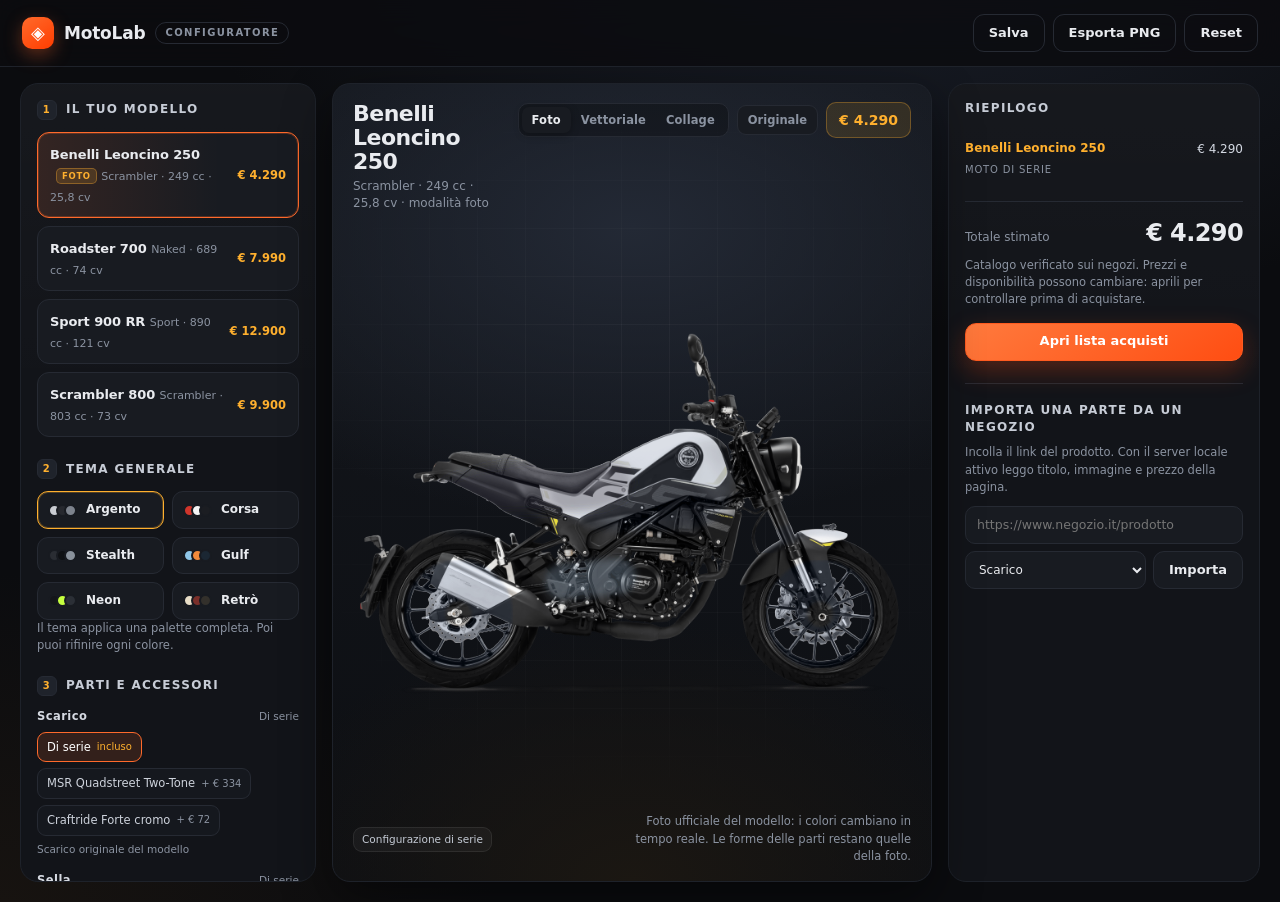
<file: index.html>
<!doctype html>
<html lang="it">
<head>
  <meta charset="utf-8">
  <meta name="viewport" content="width=device-width, initial-scale=1">
  <title>MotoLab — Configuratore moto</title>
  <meta name="description" content="Configura la tua moto: scegli modello, tema, scarico, sella, cerchi e accessori, e vedi il risultato in tempo reale.">
  <link rel="stylesheet" href="styles.css">
</head>
<body>

  <header class="topbar">
    <div class="brand">
      <span class="logo" aria-hidden="true">◈</span>
      <span class="brand-name">MotoLab</span>
      <span class="tag">configuratore</span>
    </div>
    <div class="topbar-actions">
      <button id="btn-save" class="btn ghost" type="button">Salva</button>
      <button id="btn-png" class="btn ghost" type="button">Esporta PNG</button>
      <button id="btn-reset" class="btn ghost danger" type="button">Reset</button>
    </div>
  </header>

  <main class="layout">

    <!-- ============ CONTROLLI ============ -->
    <aside class="panel controls" aria-label="Personalizzazione">
      <section class="block">
        <h2><span class="num">1</span> Il tuo modello</h2>
        <div id="model-list" class="model-list"></div>
      </section>

      <section class="block">
        <h2><span class="num">2</span> Tema generale</h2>
        <div id="theme-list" class="theme-list"></div>
        <p class="small muted">Il tema applica una palette completa. Poi puoi rifinire ogni colore.</p>
      </section>

      <section class="block">
        <h2><span class="num">3</span> Parti e accessori</h2>
        <div id="part-groups"></div>
      </section>

      <section class="block">
        <h2><span class="num">4</span> Colori su misura</h2>
        <div id="color-list" class="color-list"></div>
      </section>

      <section class="block photo-block" id="photo-block" hidden>
        <h2><span class="num">5</span> Modalità foto</h2>
        <p class="small muted" id="photo-credit">Render studio ufficiale Benelli.</p>
        <div class="photo-actions">
          <label class="btn tiny file-btn" for="photo-file">Carica una tua foto</label>
          <input id="photo-file" type="file" accept="image/*" hidden>
          <button id="photo-reset-src" class="btn tiny" type="button" hidden>Usa foto ufficiale</button>
        </div>
        <label class="check-row">
          <input type="checkbox" id="calib-show">
          <span>Mostra le aree colorate</span>
        </label>
        <details class="calib">
          <summary>Calibra le aree sulla foto</summary>
          <p class="small muted">Sposta, scala e ruota ogni area finché non combacia con la moto. Utile soprattutto con una foto tua.</p>
          <label class="calib-field full">Area
            <select id="calib-zone"></select>
          </label>
          <div class="calib-grid">
            <label class="calib-field">X <output id="calib-x-val">0 px</output>
              <input id="calib-x" type="range" min="-140" max="140" step="1" value="0">
            </label>
            <label class="calib-field">Y <output id="calib-y-val">0 px</output>
              <input id="calib-y" type="range" min="-140" max="140" step="1" value="0">
            </label>
            <label class="calib-field">Scala <output id="calib-scale-val">× 1.00</output>
              <input id="calib-scale" type="range" min="0.5" max="1.7" step="0.01" value="1">
            </label>
            <label class="calib-field">Rotazione <output id="calib-rot-val">0.0°</output>
              <input id="calib-rot" type="range" min="-25" max="25" step="0.5" value="0">
            </label>
            <label class="calib-field">Sfocatura <output id="calib-feather-val">4.0 px</output>
              <input id="calib-feather" type="range" min="0" max="16" step="0.5" value="4">
            </label>
            <label class="calib-field">Intensità <output id="calib-opacity-val">92%</output>
              <input id="calib-opacity" type="range" min="0.3" max="1" step="0.01" value="0.92">
            </label>
          </div>
          <div class="calib-actions">
            <button id="calib-reset" class="btn tiny" type="button">Ripristina area</button>
            <button id="calib-reset-all" class="btn tiny" type="button">Ripristina tutto</button>
          </div>
        </details>
        <p class="small muted photo-note">In modalità foto cambiano i colori di serbatoio, codino, sella, cerchi, parafango e scarico. Forme delle parti, telaio, cupolino e livrea restano indicativi.</p>
      </section>

      <section class="block collage-block" id="collage-block" hidden>
        <h2><span class="num">5</span> Banco collage</h2>
        <p class="small muted">Scegli una parte dal catalogo: la foto del negozio viene scontornata e appoggiata sulla moto con etichetta di carta e nastro. Trascina i ritagli per spostarli.</p>
        <label class="check-row">
          <input type="checkbox" id="collage-show-lines" checked>
          <span>Mostra le linee guida</span>
        </label>
        <div class="collage-selected" id="collage-selected" hidden>
          <p class="small">Ritaglio selezionato: <b id="collage-selected-name">—</b></p>
          <label class="calib-field">Dimensione <output id="clip-scale-val">× 1.00</output>
            <input id="clip-scale" type="range" min="0.4" max="1.8" step="0.05" value="1">
          </label>
          <label class="calib-field">Rotazione <output id="clip-rot-val">0°</output>
            <input id="clip-rot" type="range" min="-25" max="25" step="1" value="0">
          </label>
        </div>
        <div class="collage-actions">
          <button id="collage-reset" class="btn tiny" type="button">Ripristina ritagli</button>
        </div>
        <p class="small muted photo-note">Il collage è un moodboard, non una simulazione di montaggio: forme, proporzioni e compatibilità vanno verificate sul prodotto reale.</p>
      </section>
    </aside>

    <!-- ============ ANTEPRIMA ============ -->
    <section class="stage-wrap" aria-label="Anteprima">
      <div class="stage" id="stage">
        <div class="stage-head">
          <div>
            <h1 id="stage-title">Roadster 700</h1>
            <p id="stage-sub" class="muted">Naked · 689 cc</p>
          </div>
          <div class="stage-tools">
            <div class="view-toggle" id="view-toggle" role="group" aria-label="Tipo di anteprima">
              <button type="button" data-view="photo" id="view-photo" class="active">Foto</button>
              <button type="button" data-view="vector" id="view-vector">Vettoriale</button>
              <button type="button" data-view="collage" id="view-collage">Collage</button>
            </div>
            <button id="btn-compare" class="btn tiny" type="button" title="Mostra la moto di serie">Originale</button>
            <div class="badge" id="stage-price">€ 4.290</div>
          </div>
        </div>

        <div class="bike" id="bike"></div>

        <div class="stage-foot">
          <div class="chips" id="active-chips"></div>
          <p id="stage-hint" class="muted small">Seleziona le parti a sinistra: l'anteprima si aggiorna in tempo reale.</p>
        </div>
      </div>
    </section>

    <!-- ============ RIEPILOGO ============ -->
    <aside class="panel summary" aria-label="Riepilogo">
      <h2>Riepilogo</h2>
      <div id="cart"></div>

      <div class="total-row">
        <span>Totale stimato</span>
        <strong id="total">€ 7.990</strong>
      </div>
      <p class="small muted">Catalogo verificato sui negozi. Prezzi e disponibilità possono cambiare: aprili per controllare prima di acquistare.</p>
      <button id="btn-links" class="btn primary wide" type="button">Apri lista acquisti</button>

      <section class="block import">
        <h2>Importa una parte da un negozio</h2>
        <p class="small muted">Incolla il link del prodotto. Con il server locale attivo leggo titolo, immagine e prezzo della pagina.</p>
        <form id="import-form" autocomplete="off">
          <input id="import-url" type="url" placeholder="https://www.negozio.it/prodotto" required>
          <div class="import-row">
            <select id="import-cat" aria-label="Categoria della parte"></select>
            <button class="btn" type="submit">Importa</button>
          </div>
        </form>
        <div id="import-result"></div>
      </section>
    </aside>
  </main>

  <div id="toast" class="toast" role="status" aria-live="polite"></div>

  <script src="app.js"></script>
</body>
</html>
</file>
<file: styles.css>
/* ============================================================
   MotoLab — stile
   ============================================================ */

:root {
  --bg: #0b0c0f;
  --bg-2: #101217;
  --panel: #121419;
  --panel-2: #181b21;
  --line: #262a33;
  --line-soft: #1e222a;
  --text: #e9ebef;
  --muted: #8b93a1;
  --accent: #ff6a2b;
  --accent-2: #ffb02e;
  --ok: #4ade80;
  --danger: #ef4444;
  --radius: 18px;
  --shadow: 0 18px 50px rgba(0, 0, 0, .45);
}

* { box-sizing: border-box; }

html, body {
  margin: 0;
  min-height: 100%;
}

body {
  background:
    radial-gradient(1200px 700px at 70% -10%, #1a1f2a 0%, transparent 60%),
    radial-gradient(900px 600px at 0% 100%, #171310 0%, transparent 55%),
    var(--bg);
  color: var(--text);
  font-family: "Inter", "Segoe UI", system-ui, -apple-system, sans-serif;
  font-size: 14px;
  line-height: 1.45;
  -webkit-font-smoothing: antialiased;
}

h1, h2, h3, p { margin: 0; }

button, input, select { font: inherit; color: inherit; }

::selection { background: rgba(255, 106, 43, .35); }

/* ---------- Top bar ---------- */

.topbar {
  position: sticky;
  top: 0;
  z-index: 40;
  display: flex;
  align-items: center;
  justify-content: space-between;
  gap: 16px;
  padding: 14px 22px;
  background: rgba(11, 12, 15, .82);
  backdrop-filter: blur(14px);
  border-bottom: 1px solid var(--line-soft);
}

.brand {
  display: flex;
  align-items: center;
  gap: 10px;
  font-weight: 700;
  letter-spacing: .2px;
}

.logo {
  display: grid;
  place-items: center;
  width: 32px;
  height: 32px;
  border-radius: 10px;
  background: linear-gradient(145deg, var(--accent), #ff3d00);
  color: #fff;
  font-size: 18px;
  box-shadow: 0 6px 18px rgba(255, 106, 43, .35);
}

.brand-name {
  font-size: 17px;
  letter-spacing: -.2px;
}

.tag {
  font-size: 10px;
  text-transform: uppercase;
  letter-spacing: .14em;
  color: var(--muted);
  border: 1px solid var(--line);
  border-radius: 999px;
  padding: 3px 9px;
  font-weight: 600;
}

.topbar-actions {
  display: flex;
  gap: 8px;
}

/* ---------- Buttons ---------- */

.btn {
  display: inline-flex;
  align-items: center;
  justify-content: center;
  gap: 8px;
  min-height: 38px;
  padding: 8px 15px;
  border-radius: 11px;
  border: 1px solid var(--line);
  background: var(--panel-2);
  color: var(--text);
  font-weight: 600;
  font-size: 13px;
  cursor: pointer;
  transition: transform .12s ease, border-color .15s ease, background .15s ease, box-shadow .15s ease;
  white-space: nowrap;
}

.btn:hover {
  border-color: #3a404b;
  background: #1d212920;
  background: #1d2129;
}

.btn:active { transform: translateY(1px); }

.btn:focus-visible {
  outline: 2px solid var(--accent);
  outline-offset: 2px;
}

.btn.ghost {
  background: transparent;
}

.btn.primary {
  background: linear-gradient(145deg, #ff7a3d, #ff4d12);
  border-color: #ff5b1f;
  color: #fff;
  box-shadow: 0 10px 26px rgba(255, 77, 18, .28);
}

.btn.primary:hover {
  background: linear-gradient(145deg, #ff8a52, #ff5a24);
}

.btn.tiny {
  min-height: 30px;
  padding: 4px 10px;
  font-size: 11.5px;
  border-radius: 9px;
  color: var(--muted);
}

.btn.tiny.active {
  color: #1a1206;
  background: var(--accent-2);
  border-color: var(--accent-2);
}

.btn.wide { width: 100%; }

.btn.danger:hover {
  color: #ffb4b4;
  border-color: rgba(239, 68, 68, .5);
}

/* ---------- Layout ---------- */

.layout {
  display: grid;
  grid-template-columns: 324px minmax(0, 1fr) 344px;
  gap: 16px;
  padding: 16px 20px 20px;
  max-width: 1920px;
  margin: 0 auto;
  height: calc(100vh - 65px);
  min-height: 560px;
}

.panel {
  background: linear-gradient(180deg, rgba(255, 255, 255, .02), transparent 40%), var(--panel);
  border: 1px solid var(--line-soft);
  border-radius: var(--radius);
  padding: 16px;
  overflow-y: auto;
  scrollbar-width: thin;
  scrollbar-color: #2c313b transparent;
}

.panel::-webkit-scrollbar { width: 8px; }
.panel::-webkit-scrollbar-thumb { background: #2c313b; border-radius: 8px; }
.panel::-webkit-scrollbar-track { background: transparent; }

.panel h2 {
  display: flex;
  align-items: center;
  gap: 9px;
  font-size: 12px;
  text-transform: uppercase;
  letter-spacing: .11em;
  color: #c7ccd6;
  margin-bottom: 12px;
  font-weight: 700;
}

.panel h2 .num {
  display: grid;
  place-items: center;
  width: 20px;
  height: 20px;
  border-radius: 6px;
  background: #1f232b;
  border: 1px solid var(--line);
  font-size: 10px;
  color: var(--accent-2);
}

.block { margin-bottom: 22px; }
.block:last-child { margin-bottom: 0; }

.muted { color: var(--muted); }
.small { font-size: 11.5px; line-height: 1.5; }

/* ---------- Modelli ---------- */

.model-list {
  display: grid;
  gap: 8px;
}

.model-card {
  display: flex;
  align-items: center;
  justify-content: space-between;
  gap: 10px;
  width: 100%;
  padding: 11px 12px;
  background: var(--panel-2);
  border: 1px solid var(--line);
  border-radius: 12px;
  cursor: pointer;
  text-align: left;
  transition: border-color .15s, background .15s, transform .12s;
}

.model-card:hover { border-color: #3a404b; }

.model-card.active {
  border-color: var(--accent);
  background: linear-gradient(90deg, rgba(255, 106, 43, .12), transparent 70%), var(--panel-2);
  box-shadow: inset 0 0 0 1px rgba(255, 106, 43, .25);
}

.model-card .m-name {
  font-weight: 700;
  font-size: 13px;
  letter-spacing: -.1px;
}

.model-card .m-spec {
  font-size: 11px;
  color: var(--muted);
  margin-top: 2px;
}

.model-card .m-price {
  font-size: 11.5px;
  color: var(--accent-2);
  font-weight: 700;
  white-space: nowrap;
}

/* ---------- Temi ---------- */

.theme-list {
  display: grid;
  grid-template-columns: repeat(2, 1fr);
  gap: 8px;
}

.theme-card {
  display: flex;
  align-items: center;
  gap: 9px;
  padding: 9px 10px;
  border-radius: 11px;
  border: 1px solid var(--line);
  background: var(--panel-2);
  cursor: pointer;
  text-align: left;
  transition: border-color .15s, transform .12s;
}

.theme-card:hover { border-color: #3a404b; }

.theme-card.active {
  border-color: var(--accent-2);
  box-shadow: inset 0 0 0 1px rgba(255, 176, 46, .25);
}

.theme-card .dots {
  display: flex;
  flex-shrink: 0;
}

.theme-card .dots i {
  width: 13px;
  height: 13px;
  border-radius: 50%;
  border: 2px solid var(--panel-2);
  margin-left: -5px;
}

.theme-card .dots i:first-child { margin-left: 0; }

.theme-card .t-name {
  font-size: 12px;
  font-weight: 600;
}

/* ---------- Parti ---------- */

.part-group { margin-bottom: 15px; }

.part-group-head {
  display: flex;
  align-items: baseline;
  justify-content: space-between;
  margin-bottom: 7px;
}

.part-group-head .pg-label {
  font-size: 11.5px;
  font-weight: 700;
  letter-spacing: .04em;
  color: #d6dae2;
}

.part-group-head .pg-now {
  font-size: 10.5px;
  color: var(--muted);
}

.chips {
  display: flex;
  flex-wrap: wrap;
  gap: 6px;
}

.chip {
  display: inline-flex;
  align-items: center;
  gap: 6px;
  padding: 6px 9px;
  border-radius: 9px;
  border: 1px solid var(--line);
  background: #15181e;
  color: #cdd2db;
  font-size: 11.5px;
  font-weight: 500;
  cursor: pointer;
  transition: border-color .15s, background .15s, color .15s;
  max-width: 100%;
}

.chip:hover { border-color: #3b414c; }

.chip.active {
  background: rgba(255, 106, 43, .14);
  border-color: var(--accent);
  color: #fff;
}

.chip .price {
  font-size: 10px;
  color: var(--muted);
  font-variant-numeric: tabular-nums;
}

.chip.active .price { color: var(--accent-2); }

.chip .dot {
  width: 9px;
  height: 9px;
  border-radius: 50%;
  flex-shrink: 0;
  border: 1px solid rgba(255, 255, 255, .25);
}

.chip .star { color: var(--accent-2); }

.part-note {
  margin-top: 6px;
  font-size: 10.5px;
  color: var(--muted);
  min-height: 0;
}

/* ---------- Colori ---------- */

.color-list {
  display: grid;
  grid-template-columns: repeat(2, 1fr);
  gap: 7px;
}

.color-row {
  display: flex;
  align-items: center;
  gap: 8px;
  padding: 6px 8px;
  border: 1px solid var(--line);
  border-radius: 9px;
  background: var(--panel-2);
  cursor: pointer;
}

.color-row span {
  font-size: 11px;
  color: #b9c0cb;
}

.color-row input[type="color"] {
  width: 22px;
  height: 22px;
  margin-left: auto;
  padding: 0;
  border: none;
  border-radius: 6px;
  background: none;
  cursor: pointer;
}

.color-row input[type="color"]::-webkit-color-swatch-wrapper { padding: 0; }
.color-row input[type="color"]::-webkit-color-swatch { border: 1px solid rgba(255,255,255,.25); border-radius: 6px; }
.color-row input[type="color"]::-moz-color-swatch { border: 1px solid rgba(255,255,255,.25); border-radius: 6px; }

/* ---------- Stage ---------- */

.stage-wrap { min-width: 0; min-height: 0; }

.stage {
  position: relative;
  height: 100%;
  display: flex;
  flex-direction: column;
  border: 1px solid var(--line-soft);
  border-radius: var(--radius);
  background:
    radial-gradient(800px 480px at 50% 18%, #232935 0%, transparent 62%),
    radial-gradient(600px 400px at 50% 100%, #1b1712 0%, transparent 65%),
    linear-gradient(180deg, #14171d, #0d0f13);
  overflow: hidden;
  box-shadow: var(--shadow);
}

.stage::before {
  content: "";
  position: absolute;
  inset: 0;
  background-image:
    linear-gradient(rgba(255, 255, 255, .035) 1px, transparent 1px),
    linear-gradient(90deg, rgba(255, 255, 255, .035) 1px, transparent 1px);
  background-size: 48px 48px;
  mask-image: radial-gradient(circle at 50% 45%, #000 20%, transparent 72%);
  pointer-events: none;
}

.stage-head {
  position: relative;
  z-index: 2;
  display: flex;
  align-items: flex-start;
  justify-content: space-between;
  gap: 14px;
  padding: 18px 20px 0;
}

.stage-head h1 {
  font-size: 22px;
  font-weight: 800;
  letter-spacing: -.5px;
  line-height: 1.1;
}

.stage-head p { font-size: 12px; margin-top: 3px; }

.stage-tools {
  display: flex;
  align-items: center;
  gap: 8px;
}

.badge {
  padding: 7px 12px;
  border-radius: 10px;
  background: rgba(255, 176, 46, .12);
  border: 1px solid rgba(255, 176, 46, .3);
  color: var(--accent-2);
  font-weight: 800;
  font-size: 14px;
  font-variant-numeric: tabular-nums;
  white-space: nowrap;
}

.bike {
  position: relative;
  z-index: 1;
  flex: 1;
  min-height: 0;
  display: flex;
  align-items: center;
  justify-content: center;
  padding: 4px 10px;
}

.bike svg {
  width: 100%;
  height: 100%;
  max-height: 100%;
  display: block;
  filter: drop-shadow(0 26px 26px rgba(0, 0, 0, .45));
}

.stage-foot {
  position: relative;
  z-index: 2;
  display: flex;
  align-items: center;
  justify-content: space-between;
  gap: 12px;
  padding: 0 20px 16px;
  min-height: 38px;
}

.stage-foot .chips { gap: 5px; }

.stage-foot .chip {
  font-size: 10.5px;
  padding: 4px 8px;
  cursor: default;
  background: rgba(255, 255, 255, .04);
  border-color: rgba(255, 255, 255, .08);
  color: #c4cad4;
}

.stage-foot .chip b { color: var(--accent-2); font-weight: 700; }

#stage-hint { text-align: right; flex-shrink: 0; max-width: 300px; }

/* ---------- Riepilogo ---------- */

.summary h2 { margin-bottom: 14px; }

#cart { display: grid; gap: 2px; }

.cart-row {
  display: flex;
  align-items: flex-start;
  gap: 9px;
  padding: 9px 0;
  border-bottom: 1px dashed var(--line-soft);
}

.cart-row:last-child { border-bottom: none; }

.cart-row .cr-main { min-width: 0; flex: 1; }

.cart-row .cr-name {
  font-size: 12px;
  font-weight: 600;
  display: block;
  overflow: hidden;
  text-overflow: ellipsis;
  white-space: nowrap;
}

.cart-row .cr-cat {
  font-size: 10px;
  color: var(--muted);
  text-transform: uppercase;
  letter-spacing: .08em;
}

.cart-row .cr-price {
  font-size: 12px;
  font-variant-numeric: tabular-nums;
  color: #d4d9e2;
  white-space: nowrap;
  padding-top: 1px;
}

.cart-row.base .cr-name { color: var(--accent-2); }

.cart-row .cr-x {
  flex-shrink: 0;
  width: 20px;
  height: 20px;
  display: grid;
  place-items: center;
  border: none;
  border-radius: 6px;
  background: transparent;
  color: #5f6672;
  cursor: pointer;
  font-size: 14px;
  line-height: 1;
}

.cart-row .cr-x:hover { background: rgba(239, 68, 68, .14); color: #ff8a8a; }

.cart-row .cr-link {
  color: var(--muted);
  text-decoration: none;
  font-size: 11px;
}

.cart-row .cr-link:hover { color: var(--accent-2); }

.total-row {
  display: flex;
  align-items: baseline;
  justify-content: space-between;
  margin: 14px 0 6px;
  padding-top: 14px;
  border-top: 1px solid var(--line);
}

.total-row span { font-size: 12px; color: var(--muted); }

.total-row strong {
  font-size: 24px;
  letter-spacing: -.6px;
  font-variant-numeric: tabular-nums;
}

.summary > .btn.wide { margin-top: 14px; }

/* ---------- Import ---------- */

.import {
  margin-top: 22px;
  padding-top: 18px;
  border-top: 1px solid var(--line);
}

.import h2 { margin-bottom: 8px; }

.import form { display: grid; gap: 7px; margin-top: 10px; }

.import-row { display: flex; gap: 7px; }

.import-row select {
  flex: 1;
  min-width: 0;
  background: var(--panel-2);
  border: 1px solid var(--line);
  border-radius: 10px;
  padding: 7px 9px;
  font-size: 12px;
}

input[type="url"], input[type="number"], input[type="text"], select {
  background: var(--panel-2);
  border: 1px solid var(--line);
  border-radius: 10px;
  padding: 9px 11px;
  font-size: 12.5px;
  outline: none;
  width: 100%;
}

input[type="url"]:focus, input[type="number"]:focus, select:focus {
  border-color: var(--accent);
}

#import-result:empty { display: none; }

.import-card {
  display: grid;
  gap: 9px;
  margin-top: 12px;
  padding: 10px;
  border: 1px solid var(--line);
  border-radius: 12px;
  background: #14171d;
}

.import-card .ic-top {
  display: flex;
  gap: 10px;
  align-items: center;
}

.import-card img {
  width: 54px;
  height: 54px;
  object-fit: cover;
  border-radius: 8px;
  background: #0d0f13;
  flex-shrink: 0;
}

.import-card .ic-title {
  font-size: 12px;
  font-weight: 600;
  line-height: 1.35;
  display: -webkit-box;
  -webkit-line-clamp: 3;
  -webkit-box-orient: vertical;
  overflow: hidden;
}

.import-card .ic-site {
  font-size: 10.5px;
  color: var(--muted);
  margin-top: 3px;
  word-break: break-all;
}

.ic-fields {
  display: grid;
  grid-template-columns: 1fr 84px;
  gap: 7px;
}

.ic-fields label {
  display: grid;
  gap: 3px;
  font-size: 10px;
  text-transform: uppercase;
  letter-spacing: .07em;
  color: var(--muted);
}

.ic-fields input, .ic-fields select { padding: 6px 8px; font-size: 12px; }

.ic-fields .full { grid-column: 1 / -1; }

.ic-color-wrap { display: flex; gap: 6px; align-items: center; }

.ic-color-wrap input[type="color"] {
  width: 30px;
  height: 30px;
  padding: 0;
  border: none;
  background: none;
  border-radius: 7px;
  cursor: pointer;
}

.ic-color-wrap input[type="color"]::-webkit-color-swatch-wrapper { padding: 0; }
.ic-color-wrap input[type="color"]::-webkit-color-swatch { border: 1px solid var(--line); border-radius: 7px; }

.import-warn {
  margin-top: 10px;
  padding: 9px 11px;
  border-radius: 10px;
  background: rgba(255, 176, 46, .08);
  border: 1px solid rgba(255, 176, 46, .25);
  color: #e5c187;
  font-size: 11px;
  line-height: 1.5;
}

.import-warn code {
  background: rgba(0, 0, 0, .35);
  padding: 1px 5px;
  border-radius: 5px;
  font-size: 10.5px;
  color: #ffd79a;
}

/* ---------- Modalità foto ---------- */

[hidden] { display: none !important; }

.view-toggle {
  display: inline-flex;
  padding: 3px;
  border: 1px solid var(--line);
  border-radius: 10px;
  background: rgba(0, 0, 0, .28);
}

.view-toggle button {
  padding: 5px 10px;
  border: 0;
  border-radius: 7px;
  background: transparent;
  color: var(--muted);
  font-size: 11.5px;
  font-weight: 700;
  letter-spacing: .01em;
  cursor: pointer;
  transition: background .15s, color .15s;
}

.view-toggle button:hover:not(:disabled) { color: var(--text); }

.view-toggle button.active {
  background: var(--panel-2);
  color: var(--text);
  box-shadow: 0 2px 8px rgba(0, 0, 0, .3);
}

.view-toggle button:disabled {
  opacity: .38;
  cursor: not-allowed;
}

.bike.photo svg { filter: none; }

.m-photo {
  display: inline-block;
  margin-left: 6px;
  padding: 1px 5px;
  border-radius: 5px;
  background: rgba(255, 176, 46, .16);
  border: 1px solid rgba(255, 176, 46, .35);
  color: var(--accent-2);
  font-size: 8.5px;
  font-weight: 800;
  letter-spacing: .08em;
  vertical-align: 1px;
}

.photo-block {
  padding-top: 18px;
  border-top: 1px solid var(--line);
}

.photo-block h2 { margin-bottom: 8px; }

.photo-actions {
  display: flex;
  flex-wrap: wrap;
  gap: 7px;
  margin-top: 10px;
}

.file-btn { cursor: pointer; }

.check-row {
  display: flex;
  align-items: center;
  gap: 8px;
  margin-top: 10px;
  font-size: 12px;
  font-weight: 600;
  color: #cbd1db;
  cursor: pointer;
  user-select: none;
}

.check-row input[type="checkbox"] {
  width: 15px;
  height: 15px;
  margin: 0;
  accent-color: var(--accent);
  cursor: pointer;
}

.calib {
  margin-top: 12px;
  padding: 10px 11px;
  border: 1px solid var(--line);
  border-radius: 12px;
  background: rgba(255, 255, 255, .018);
}

.calib summary {
  font-size: 11.5px;
  font-weight: 700;
  color: #cbd1db;
  cursor: pointer;
  list-style-position: outside;
}

.calib summary::marker { color: var(--accent); }

.calib[open] summary { margin-bottom: 8px; }

.calib-grid {
  display: grid;
  grid-template-columns: 1fr 1fr;
  gap: 9px 11px;
  margin-top: 10px;
}

.calib-field {
  display: grid;
  gap: 4px;
  font-size: 10.5px;
  font-weight: 700;
  letter-spacing: .04em;
  text-transform: uppercase;
  color: var(--muted);
}

.calib-field.full { grid-column: 1 / -1; }

.calib-field output {
  justify-self: end;
  font-size: 10.5px;
  font-weight: 600;
  letter-spacing: 0;
  text-transform: none;
  color: var(--accent-2);
  font-variant-numeric: tabular-nums;
}

.calib-field select { padding: 6px 8px; font-size: 12px; }

.calib-field input[type="range"] {
  width: 100%;
  height: 18px;
  margin: 0;
  accent-color: var(--accent);
  cursor: pointer;
}

.calib-actions {
  display: flex;
  flex-wrap: wrap;
  gap: 7px;
  margin-top: 12px;
}

.photo-note {
  margin-top: 12px;
  padding: 9px 10px;
  border-left: 2px solid rgba(255, 176, 46, .45);
  border-radius: 0 8px 8px 0;
  background: rgba(255, 176, 46, .05);
}

/* ---------- Collage ---------- */

.bike.collage {
  padding: 10px 14px 12px;
  align-items: center;
}

.collage {
  width: 100%;
  height: 100%;
  min-height: 0;
  display: flex;
  align-items: center;
  justify-content: center;
}

.collage-board {
  position: relative;
  width: min(100%, 820px, calc((100vh - 260px) * 1.175));
  margin: 0;
  padding: 12px 12px 36px;
  background:
    radial-gradient(circle at 18% 8%, rgba(255, 255, 255, .55), transparent 42%),
    repeating-linear-gradient(0deg, rgba(90, 72, 42, .035) 0 1px, transparent 1px 4px),
    linear-gradient(150deg, #f3edde, #e8dfc9 58%, #ded2b8);
  border-radius: 2px;
  box-shadow:
    0 30px 60px rgba(0, 0, 0, .58),
    0 2px 0 rgba(255, 255, 255, .5) inset,
    0 0 0 1px rgba(80, 62, 36, .18);
}

.collage-board::before,
.collage-board::after {
  content: "";
  position: absolute;
  z-index: 5;
  width: 108px;
  height: 25px;
  background: linear-gradient(90deg, rgba(226, 209, 160, .55), rgba(243, 233, 199, .8), rgba(226, 209, 160, .55));
  box-shadow: 0 1px 3px rgba(0, 0, 0, .16);
  pointer-events: none;
}

.collage-board::before {
  top: -12px;
  left: 9%;
  transform: rotate(-5deg);
}

.collage-board::after {
  top: -12px;
  right: 9%;
  transform: rotate(5deg);
}

.collage-inner {
  position: relative;
  width: 100%;
  aspect-ratio: 705 / 600;
  background: #0d0f13;
  box-shadow: inset 0 0 0 1px rgba(0, 0, 0, .2);
}

.collage-base {
  display: block;
  width: 100%;
  height: 100%;
  object-fit: cover;
  user-select: none;
  -webkit-user-drag: none;
}

.collage-lines {
  position: absolute;
  inset: 0;
  width: 100%;
  height: 100%;
  z-index: 2;
  pointer-events: none;
}

.collage-clips {
  position: absolute;
  inset: 0;
  z-index: 3;
  pointer-events: none;
}

.collage-empty {
  position: absolute;
  left: 50%;
  bottom: 7%;
  transform: translateX(-50%);
  z-index: 4;
  max-width: 62%;
  margin: 0;
  padding: 8px 14px;
  border-radius: 3px;
  background: rgba(28, 25, 20, .82);
  border: 1px dashed rgba(255, 255, 255, .28);
  color: #f0e9d8;
  font-size: 11.5px;
  line-height: 1.45;
  text-align: center;
  pointer-events: none;
}

.collage-pin {
  position: absolute;
  z-index: 4;
  width: 13px;
  height: 13px;
  border-radius: 50%;
  background: radial-gradient(circle at 35% 30%, #ffd5a8, #c0562c 55%, #6d2b13);
  box-shadow: 0 3px 5px rgba(0, 0, 0, .45);
  pointer-events: none;
}

.collage-pin::after {
  content: "";
  position: absolute;
  left: 5px;
  top: 10px;
  width: 3px;
  height: 3px;
  border-radius: 50%;
  background: rgba(40, 20, 8, .55);
}

.pin-a { top: 2.2%; left: 2.4%; }
.pin-b { top: 2.2%; right: 2.4%; }

.collage-board-caption {
  position: absolute;
  left: 16px;
  right: 16px;
  bottom: 9px;
  display: flex;
  align-items: baseline;
  justify-content: space-between;
  gap: 10px;
  color: #40382a;
  font-size: 10px;
  letter-spacing: .08em;
  text-transform: uppercase;
}

.collage-board-caption b {
  font-size: 11.5px;
  letter-spacing: .12em;
}

.collage-board-caption span {
  font-family: "Courier New", ui-monospace, monospace;
  opacity: .72;
  text-align: right;
}

/* Ritagli: elementi scontornati, senza schede bianche */

.clip {
  position: absolute;
  width: 26%;
  margin: 0;
  transform: translate(-50%, -50%) rotate(var(--clip-rot, 0deg)) scale(var(--clip-scale, 1));
  transform-origin: center;
  pointer-events: auto;
  cursor: grab;
  touch-action: none;
  outline: none;
}

.clip.dragging { cursor: grabbing; z-index: 20; }
.clip.selected { z-index: 10; }

.clip-visual {
  position: relative;
  display: grid;
  place-items: center;
  width: 100%;
  min-height: 30px;
  pointer-events: none;
}

.clip-visual img {
  position: relative;
  z-index: 1;
  display: block;
  width: 100%;
  height: auto;
  max-height: 190px;
  object-fit: contain;
  user-select: none;
  -webkit-user-drag: none;
  filter: drop-shadow(0 10px 10px rgba(0, 0, 0, .42));
  transition: opacity .25s ease, filter .15s ease;
}

.clip-visual img.cutout-pending { opacity: .38; }
.clip-visual img.cutout { opacity: 1; }

.clip:hover .clip-visual img {
  filter: drop-shadow(0 14px 14px rgba(0, 0, 0, .5));
}

.clip.selected .clip-visual img,
.clip:focus-visible .clip-visual img {
  filter: drop-shadow(0 0 4px rgba(255, 176, 46, .9)) drop-shadow(0 12px 14px rgba(0, 0, 0, .48));
}

.clip-visual.noimg img { display: none; }

.clip-fallback {
  display: block;
  padding: 9px 11px;
  color: #6d6250;
  font-size: 10px;
  line-height: 1.3;
  font-weight: 700;
  text-align: center;
  background: #fdfaf0;
  box-shadow: 0 2px 6px rgba(0, 0, 0, .3);
  transform: rotate(-1.5deg);
}

.clip-visual:not(.noimg) .clip-fallback { display: none; }

.clip figcaption {
  position: absolute;
  z-index: 2;
  left: 50%;
  top: 100%;
  display: grid;
  gap: 1px;
  width: min(100%, 152px);
  margin-top: -12px;
  padding: 6px 8px 7px;
  transform: translateX(-50%) rotate(1.2deg);
  background: #fdfaf0;
  box-shadow: 0 2px 4px rgba(0, 0, 0, .28), 0 0 0 1px rgba(0, 0, 0, .05);
  cursor: grab;
}

.clip.selected figcaption,
.clip:focus-visible figcaption {
  box-shadow: 0 0 0 2px rgba(255, 176, 46, .8), 0 2px 4px rgba(0, 0, 0, .28);
}

.clip-tape {
  position: absolute;
  z-index: 2;
  top: -6px;
  left: 50%;
  width: 38%;
  height: 11px;
  transform: translateX(-50%) rotate(-2.2deg);
  background: linear-gradient(90deg, rgba(224, 205, 152, .5), rgba(243, 232, 196, .78), rgba(224, 205, 152, .5));
  box-shadow: 0 1px 2px rgba(0, 0, 0, .14);
  pointer-events: none;
}

.clip-cat {
  color: #8a7c62;
  font-family: "Courier New", ui-monospace, monospace;
  font-size: 7.5px;
  font-weight: 700;
  letter-spacing: .14em;
  text-transform: uppercase;
}

.clip-name {
  color: #26221b;
  font-size: 10px;
  font-weight: 800;
  line-height: 1.18;
  display: -webkit-box;
  -webkit-line-clamp: 2;
  -webkit-box-orient: vertical;
  overflow: hidden;
}

.clip-price {
  margin-top: 1px;
  color: #a6431f;
  font-family: "Courier New", ui-monospace, monospace;
  font-size: 10px;
  font-weight: 700;
}

.clip-tools {
  position: absolute;
  left: 50%;
  top: -30px;
  display: none;
  gap: 2px;
  padding: 3px;
  transform: translateX(-50%);
  border: 1px solid #3b404a;
  border-radius: 7px;
  background: #191c21;
  box-shadow: 0 6px 16px rgba(0, 0, 0, .45);
}

.clip.selected .clip-tools { display: flex; }

.clip-tools button {
  display: grid;
  place-items: center;
  width: 22px;
  height: 22px;
  padding: 0;
  border: 0;
  border-radius: 4px;
  background: transparent;
  color: #d7dbe2;
  font-size: 13px;
  line-height: 1;
  cursor: pointer;
}

.clip-tools button:hover {
  background: #2b303a;
  color: #ffb02e;
}

.collage-block {
  padding-top: 18px;
  border-top: 1px solid var(--line);
}

.collage-block h2 { margin-bottom: 8px; }

.collage-actions {
  display: flex;
  flex-wrap: wrap;
  gap: 7px;
  margin-top: 12px;
}

.collage-selected {
  margin-top: 12px;
  padding: 10px 11px;
  border: 1px solid var(--line);
  border-radius: 12px;
  background: rgba(255, 255, 255, .018);
}

.collage-selected .calib-field { margin-top: 8px; }

.collage-selected b { color: var(--accent-2); }

/* ---------- Toast ---------- */

.toast {
  position: fixed;
  left: 50%;
  bottom: 26px;
  transform: translate(-50%, 20px);
  background: #1c2129;
  border: 1px solid #333a46;
  color: #e9ebef;
  padding: 10px 18px;
  border-radius: 12px;
  font-size: 12.5px;
  font-weight: 600;
  box-shadow: 0 14px 40px rgba(0, 0, 0, .5);
  opacity: 0;
  pointer-events: none;
  transition: opacity .2s, transform .2s;
  z-index: 100;
  max-width: min(90vw, 420px);
  text-align: center;
}

.toast.show {
  opacity: 1;
  transform: translate(-50%, 0);
}

.toast.error { border-color: rgba(239, 68, 68, .5); color: #ffc2c2; }

/* ---------- Responsive ---------- */

@media (max-width: 1280px) {
  .layout { grid-template-columns: 296px minmax(0, 1fr) 312px; }
}

@media (max-width: 1080px) {
  .layout {
    grid-template-columns: 1fr;
    height: auto;
    min-height: 0;
    padding: 12px;
  }

  .panel { overflow: visible; }

  .stage {
    height: auto;
    min-height: 460px;
    position: relative;
  }

  .bike { min-height: 320px; }

  .collage-board { width: min(100%, 760px); }

  .stage-foot { flex-wrap: wrap; }
  #stage-hint { text-align: left; flex: 1 1 100%; max-width: 100%; }

  .controls { order: 2; }
  .stage-wrap { order: 1; }
  .summary { order: 3; }
}

@media (max-width: 560px) {
  .topbar { padding: 10px 12px; gap: 8px; flex-wrap: wrap; }
  .brand-name { font-size: 15px; }
  .tag { display: none; }
  .btn { padding: 7px 11px; font-size: 12px; min-height: 34px; }
  .topbar-actions { gap: 5px; }
  .topbar-actions .btn { padding: 6px 8px; }
  .stage-head { padding: 14px 14px 0; flex-wrap: wrap; }
  .stage-head h1 { font-size: 18px; }
  .stage-tools { flex-wrap: wrap; }
  .view-toggle button { padding: 4px 8px; font-size: 11px; }
  .badge { font-size: 12.5px; padding: 6px 9px; }
  .bike { padding: 0; }
  .stage-foot { padding: 0 14px 14px; }
  .color-list { grid-template-columns: 1fr 1fr; }
  .theme-list { grid-template-columns: 1fr 1fr; }
  .calib-grid { grid-template-columns: 1fr; }
  .collage-board { padding: 8px 8px 30px; }
  .collage-board::before, .collage-board::after { width: 74px; height: 20px; }
  .clip { width: 30%; }
  .clip-visual img { max-height: 112px; }
  .clip figcaption { width: min(100%, 88px); padding: 4px 5px 5px; }
  .clip-name { font-size: 7.5px; line-height: 1.15; }
  .clip-cat { font-size: 6.5px; letter-spacing: .1em; }
  .clip-price { font-size: 8px; }
  .clip-tools { top: -26px; }
  .clip-tools button { width: 20px; height: 20px; }
}

@media (prefers-reduced-motion: reduce) {
  * { transition: none !important; animation: none !important; }
}
</file>
